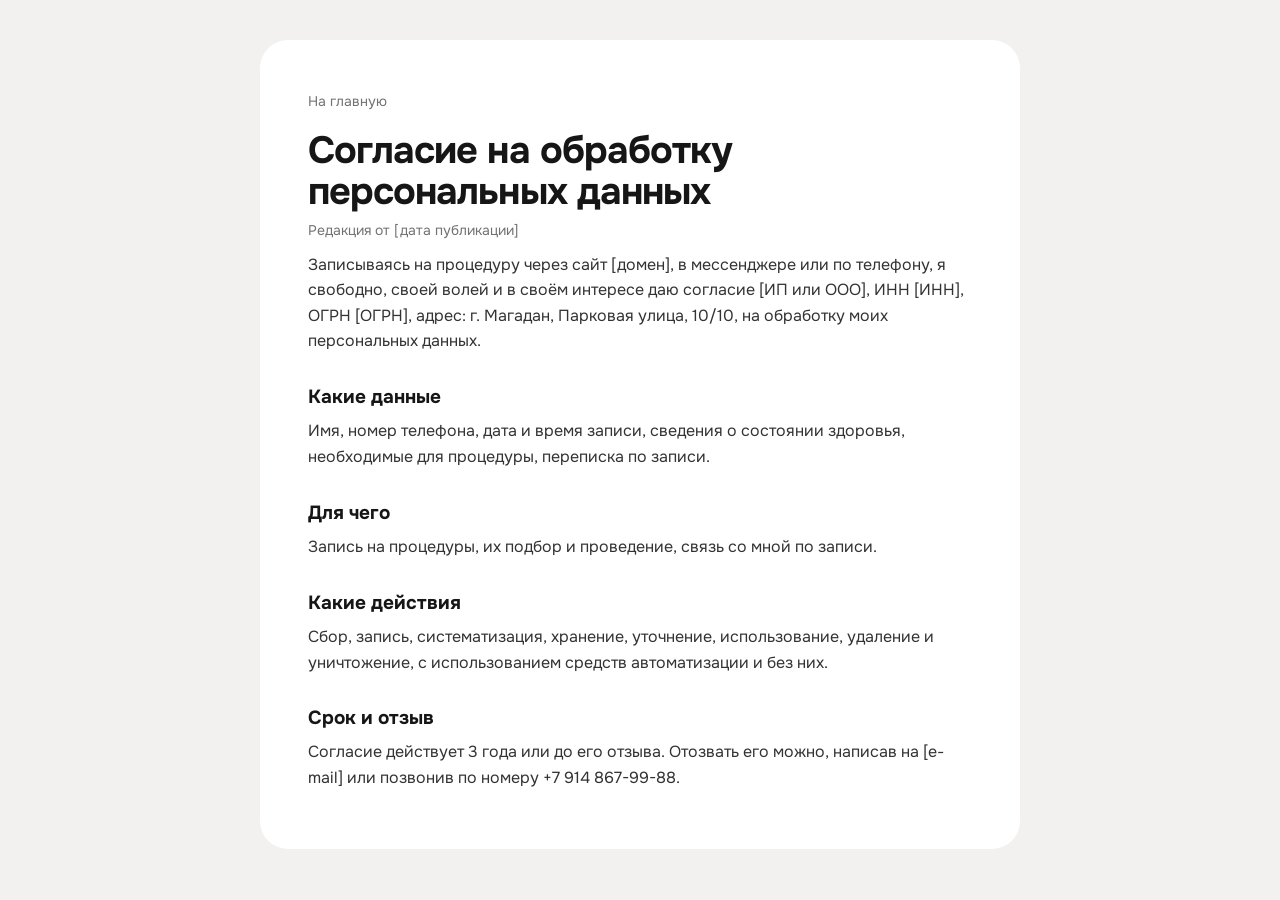
<file: consent.html>
<!doctype html>
<html lang="ru">
<head>
<meta charset="utf-8">
<meta name="viewport" content="width=device-width, initial-scale=1">
<meta name="robots" content="noindex, nofollow">
<title>Согласие на обработку персональных данных | Ragimova beauty space</title>
<link rel="icon" href="data:image/svg+xml,%3Csvg xmlns='http://www.w3.org/2000/svg' viewBox='0 0 32 32'%3E%3Crect width='32' height='32' rx='16' fill='%232a2626'/%3E%3Ctext x='16' y='22' text-anchor='middle' font-family='Georgia' font-size='17' fill='%23ffffff'%3ER%3C/text%3E%3C/svg%3E">
<link rel="stylesheet" href="https://fonts.googleapis.com/css2?family=Onest:wght@400;600;700&display=swap">
<link rel="stylesheet" href="doc.css">
</head>
<body>
<main class="doc">
  <a class="back" href="index.html">На главную</a>
  <h1>Согласие на обработку персональных данных</h1>
  <p class="upd">Редакция от [дата публикации]</p>

  <p>Записываясь на процедуру через сайт [домен], в мессенджере или по телефону, я свободно, своей волей и в своём
  интересе даю согласие [ИП или ООО], ИНН [ИНН], ОГРН [ОГРН], адрес:
  г. Магадан, Парковая улица, 10/10, на обработку моих персональных данных.</p>

  <h2>Какие данные</h2>
  <p>Имя, номер телефона, дата и время записи, сведения о состоянии здоровья, необходимые для процедуры, переписка по записи.</p>

  <h2>Для чего</h2>
  <p>Запись на процедуры, их подбор и проведение, связь со мной по записи.</p>

  <h2>Какие действия</h2>
  <p>Сбор, запись, систематизация, хранение, уточнение, использование, 
  удаление и уничтожение, с использованием средств автоматизации и без них.</p>

  <h2>Срок и отзыв</h2>
  <p>Согласие действует 3 года или до его отзыва. Отозвать его можно, написав на [e-mail] или позвонив
  по номеру +7 914 867-99-88.</p>
</main>
</body>
</html>
</file>
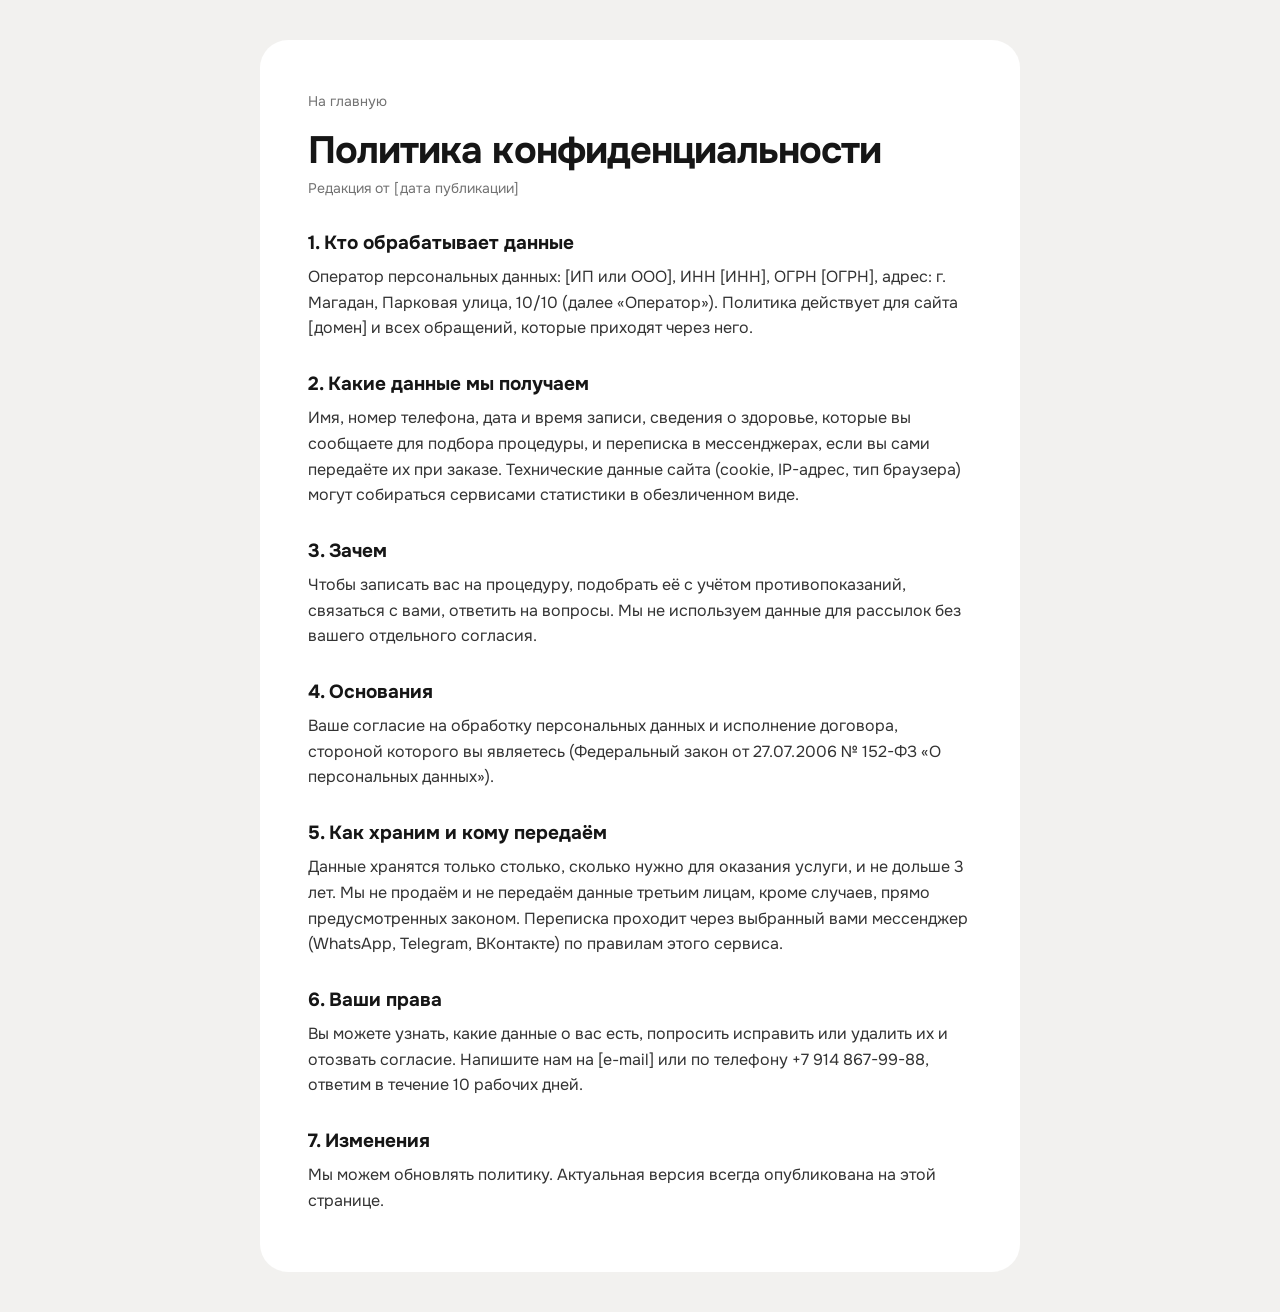
<file: privacy.html>
<!doctype html>
<html lang="ru">
<head>
<meta charset="utf-8">
<meta name="viewport" content="width=device-width, initial-scale=1">
<meta name="robots" content="noindex, nofollow">
<title>Политика конфиденциальности | Ragimova beauty space</title>
<link rel="icon" href="data:image/svg+xml,%3Csvg xmlns='http://www.w3.org/2000/svg' viewBox='0 0 32 32'%3E%3Crect width='32' height='32' rx='16' fill='%232a2626'/%3E%3Ctext x='16' y='22' text-anchor='middle' font-family='Georgia' font-size='17' fill='%23ffffff'%3ER%3C/text%3E%3C/svg%3E">
<link rel="stylesheet" href="https://fonts.googleapis.com/css2?family=Onest:wght@400;600;700&display=swap">
<link rel="stylesheet" href="doc.css">
</head>
<body>
<main class="doc">
  <a class="back" href="index.html">На главную</a>
  <h1>Политика конфиденциальности</h1>
  <p class="upd">Редакция от [дата публикации]</p>

  <h2>1. Кто обрабатывает данные</h2>
  <p>Оператор персональных данных: [ИП или ООО], ИНН [ИНН], ОГРН [ОГРН],
  адрес: г. Магадан, Парковая улица, 10/10 (далее «Оператор»). Политика действует для сайта [домен] и всех
  обращений, которые приходят через него.</p>

  <h2>2. Какие данные мы получаем</h2>
  <p>Имя, номер телефона, дата и время записи, сведения о здоровье, которые вы сообщаете для подбора процедуры, и переписка в
  мессенджерах, если вы сами передаёте их при заказе. Технические данные сайта (cookie, IP-адрес, тип
  браузера) могут собираться сервисами статистики в обезличенном виде.</p>

  <h2>3. Зачем</h2>
  <p>Чтобы записать вас на процедуру, подобрать её с учётом противопоказаний, связаться с вами,
  ответить на вопросы. Мы не используем данные для рассылок без вашего отдельного согласия.</p>

  <h2>4. Основания</h2>
  <p>Ваше согласие на обработку персональных данных и исполнение договора, стороной которого вы являетесь
  (Федеральный закон от 27.07.2006 № 152-ФЗ «О персональных данных»).</p>

  <h2>5. Как храним и кому передаём</h2>
  <p>Данные хранятся только столько, сколько нужно для оказания услуги, и не дольше 3 лет. Мы не продаём
  и не передаём данные третьим лицам, кроме случаев, прямо
  предусмотренных законом. Переписка проходит через выбранный вами мессенджер (WhatsApp, Telegram,
  ВКонтакте) по правилам этого сервиса.</p>

  <h2>6. Ваши права</h2>
  <p>Вы можете узнать, какие данные о вас есть, попросить исправить или удалить их и отозвать согласие.
  Напишите нам на [e-mail] или по телефону +7 914 867-99-88, ответим в течение 10 рабочих дней.</p>

  <h2>7. Изменения</h2>
  <p>Мы можем обновлять политику. Актуальная версия всегда опубликована на этой странице.</p>
</main>
</body>
</html>
</file>
<file: doc.css>
:root { --page: #f2f1ef; --card: #fff; --ink: #161616; --muted: #727272; --accent: #8a5a4c }
* { box-sizing: border-box }
body { margin: 0; background: var(--page); color: var(--ink); font: 400 16px/1.6 "Onest", system-ui, sans-serif; padding: 16px }
.doc { max-width: 760px; margin: 24px auto; background: var(--card); border-radius: 28px; padding: clamp(24px, 5vw, 48px) }
.back { color: var(--muted); text-decoration: none; font-size: 14px }
.back:hover { color: var(--ink) }
h1 { font-size: clamp(28px, 4vw, 38px); letter-spacing: -0.025em; line-height: 1.1; margin: 16px 0 6px }
h2 { font-size: 19px; margin: 28px 0 6px }
p { margin: 0 0 10px; color: #333 }
.upd { color: var(--muted); font-size: 14px }
</file>
